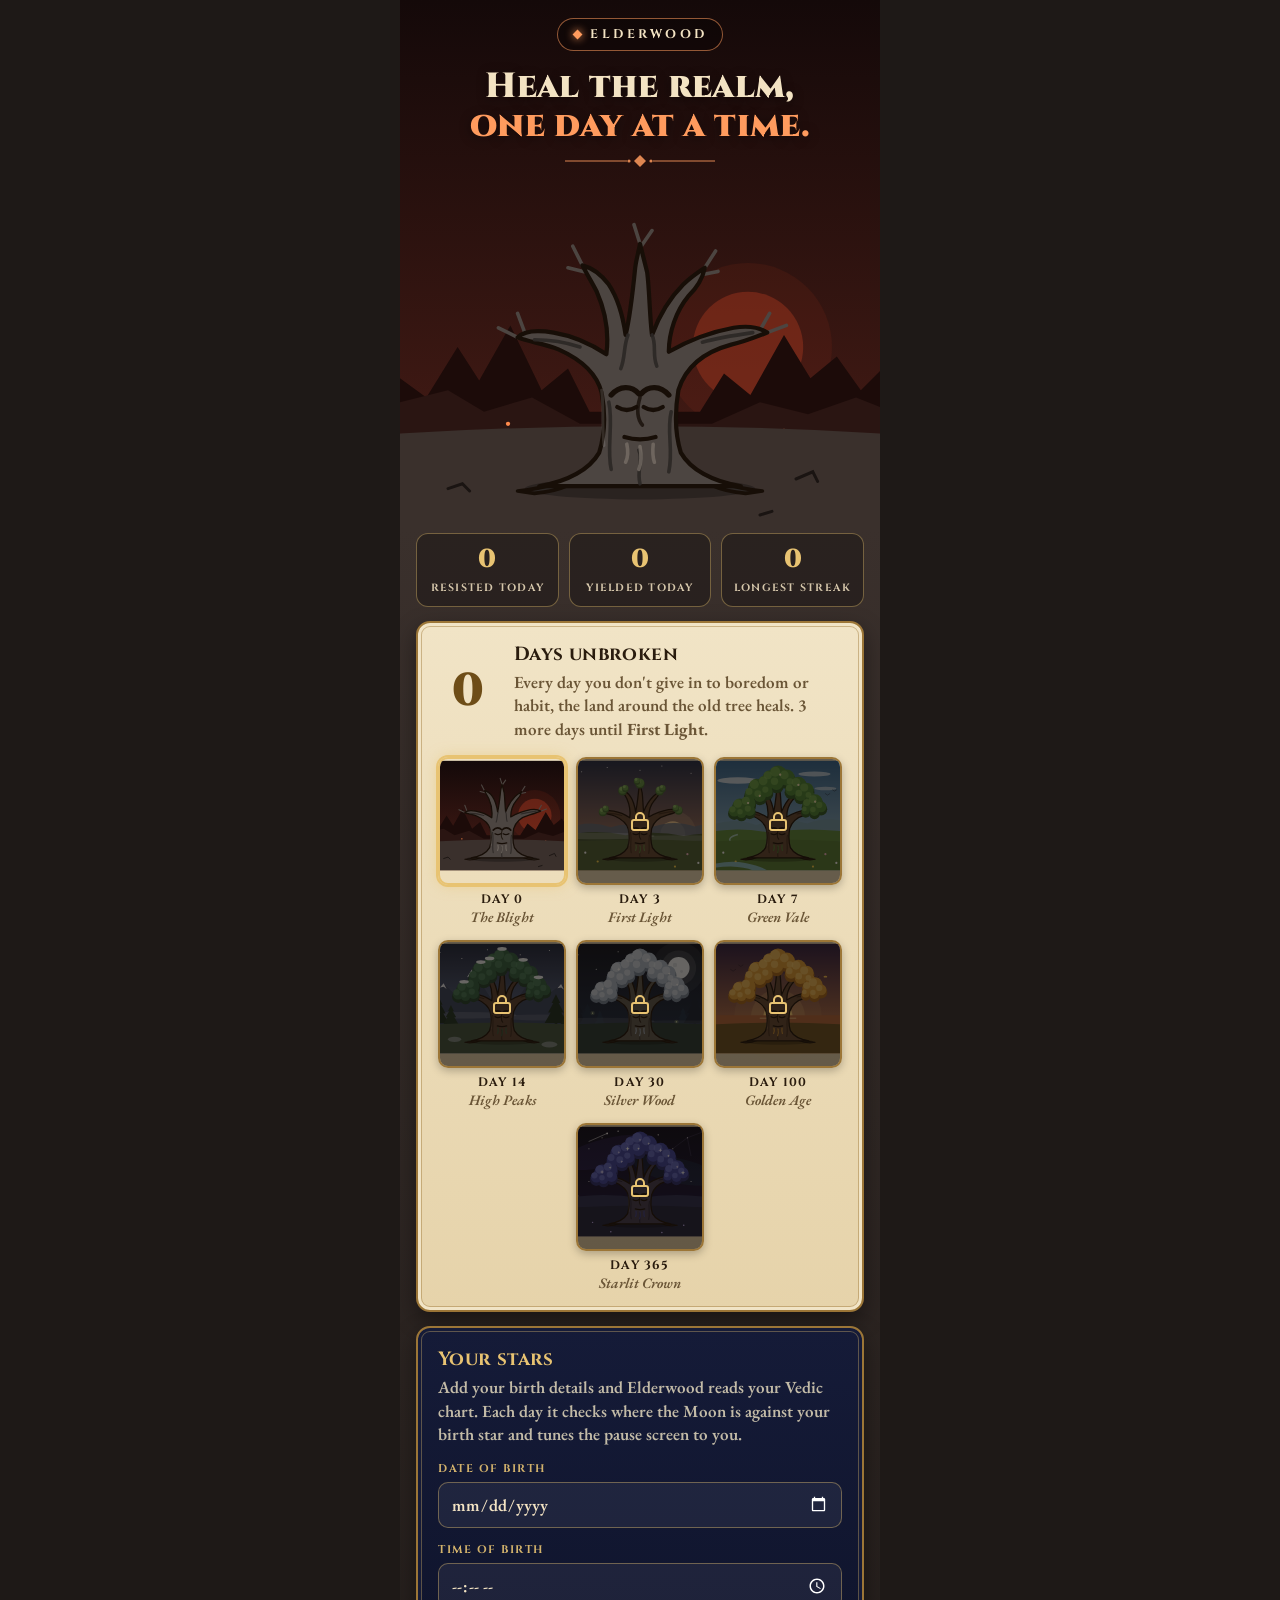
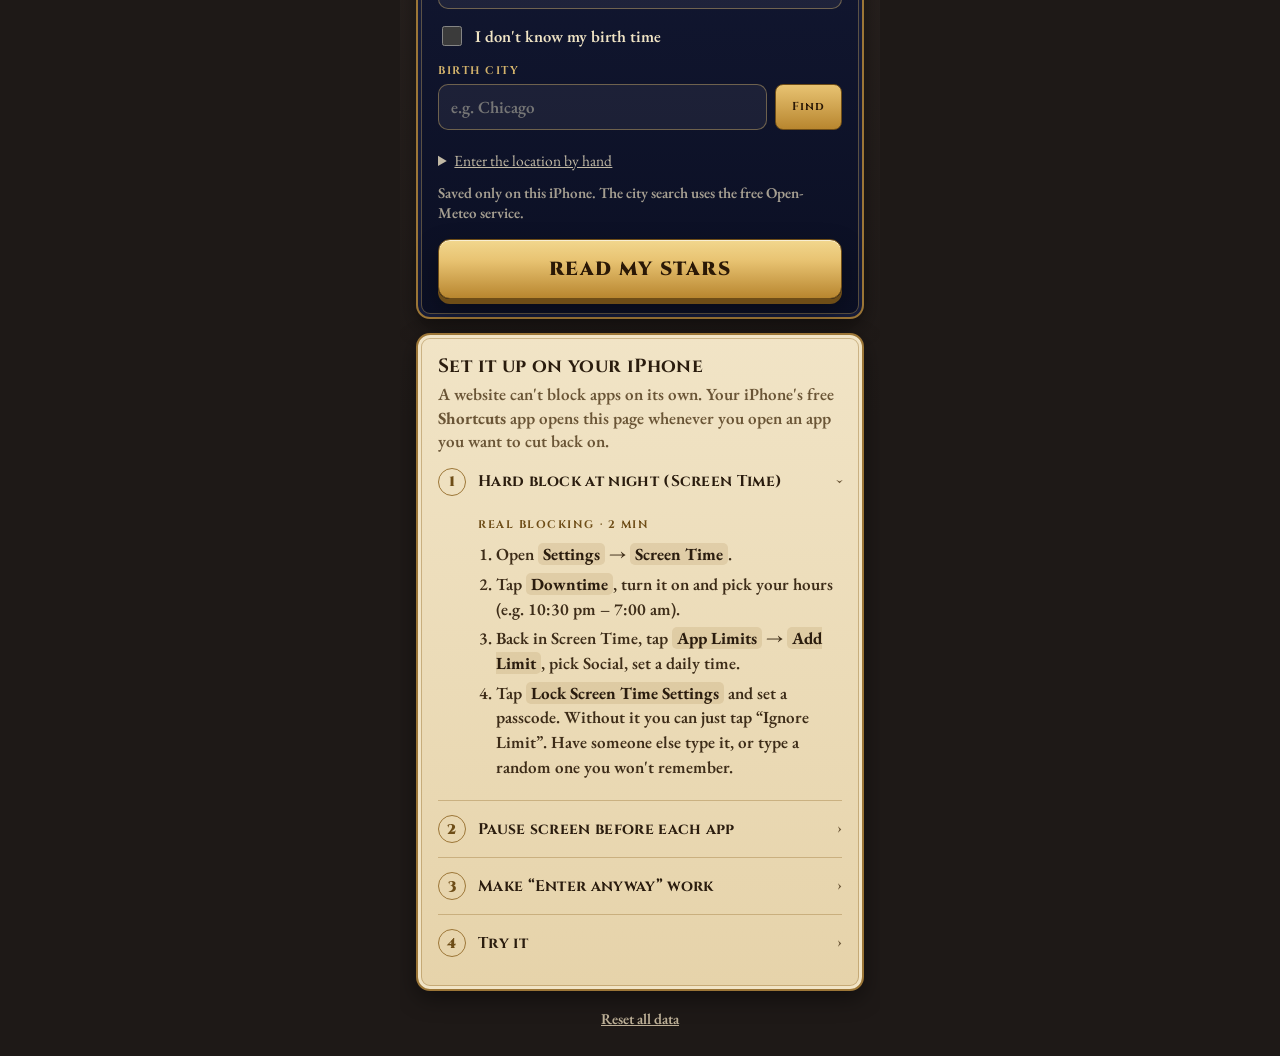
<file: pause/index.html>
<!doctype html>
<html lang="en">
<head>
<meta charset="utf-8">
<meta name="viewport" content="width=device-width, initial-scale=1, viewport-fit=cover">
<title>Elderwood</title>
<meta name="description" content="A pause before distracting apps. Every day you hold out, the realm around the old tree heals.">
<meta name="robots" content="noindex">
<meta name="theme-color" content="#140909">
<meta name="apple-mobile-web-app-capable" content="yes">
<meta name="apple-mobile-web-app-title" content="Elderwood">
<link rel="icon" href="data:image/svg+xml,%3Csvg xmlns='http://www.w3.org/2000/svg' viewBox='0 0 64 64'%3E%3Crect width='64' height='64' rx='14' fill='%23141a2e'/%3E%3Cpath d='M22 56c6-2 8-8 8-16 0-6-4-9-10-11 6 0 9 2 11 5 0-8-2-13-6-17 6 3 8 9 8 15 1-6 4-11 9-14-3 5-5 10-5 16 3-3 7-4 11-4-5 2-8 6-8 12 0 7 2 12 8 14z' fill='%23e8c372'/%3E%3C/svg%3E">
<link rel="preconnect" href="https://fonts.googleapis.com">
<link rel="preconnect" href="https://fonts.gstatic.com" crossorigin>
<link href="https://fonts.googleapis.com/css2?family=Cinzel:wght@600;700;900&family=EB+Garamond:wght@500;600;700&display=swap" rel="stylesheet">
<style>
  :root {
    --sky1: #140909; --sky2: #4a1d16;
    --ground1: #3a302c; --ground2: #1e1917;
    --ink-sky: #f3e3c3; --accent: #ff9b5e;
    --parch: #f1e4c6; --parch-2: #e6d3aa; --parch-ink: #2a1c0e; --parch-muted: #6a5536;
    --gold: #e8c372; --gold-2: #b8862f; --gold-deep: #6e4d17; --gold-line: #9c7637;
    --radius: 14px;
    --title: "Cinzel", "Trajan Pro", Georgia, serif;
    --body: "EB Garamond", Garamond, Georgia, serif;
  }
  * { box-sizing: border-box; }
  html, body { margin: 0; }
  body {
    font-family: var(--body);
    background: var(--ground2);
    color: var(--parch-ink);
    -webkit-font-smoothing: antialiased;
    -webkit-tap-highlight-color: transparent;
    min-height: 100svh;
  }
  .app { max-width: 480px; margin: 0 auto; min-height: 100svh; display: flex; flex-direction: column; overflow: hidden; }

  /* ---------- sky ---------- */
  .sky {
    background: linear-gradient(180deg, var(--sky1) 0%, var(--sky2) 100%);
    color: var(--ink-sky);
    padding: calc(18px + env(safe-area-inset-top)) 20px 0;
    text-align: center;
    position: relative;
  }
  .pill {
    display: inline-flex; align-items: center; gap: 9px;
    font-family: var(--title); font-weight: 700; font-size: 12.5px; letter-spacing: .28em; text-transform: uppercase;
    padding: 7px 14px 7px 16px; border-radius: 999px;
    background: rgba(0,0,0,.28); color: var(--ink-sky);
    border: 1px solid color-mix(in srgb, var(--accent) 55%, transparent);
  }
  .pill .gem { width: 7px; height: 7px; background: var(--accent); transform: rotate(45deg); box-shadow: 0 0 8px var(--accent); }
  h1 {
    margin: 16px 0 0; font-family: var(--title); font-weight: 900;
    font-size: clamp(27px, 7.6vw, 35px); line-height: 1.12; letter-spacing: .01em; text-wrap: balance;
    text-shadow: 0 2px 12px rgba(0,0,0,.45);
  }
  h1 .accent { color: var(--accent); }
  .orn { display: block; margin: 10px auto 0; width: 150px; height: 12px; color: var(--accent); opacity: .85; }

  .scene-wrap { position: relative; margin: 0 -20px; }
  .scene-wrap svg { display: block; width: 100%; height: auto; }
  .breath-label {
    position: absolute; left: 0; right: 0; top: 2%;
    font-family: var(--title); font-weight: 700; font-size: 18px; letter-spacing: .12em; text-transform: uppercase;
    color: var(--ink-sky); text-shadow: 0 2px 10px rgba(0,0,0,.6);
  }
  .breath-label b { display: block; font-size: 15px; font-weight: 600; letter-spacing: .1em; opacity: .8; margin-top: 2px; font-variant-numeric: tabular-nums; }

  .ring { transform-box: fill-box; transform-origin: center; transform: scale(.7); opacity: 0; }
  .breathing .ring { animation: breathe 10s ease-in-out forwards; }
  @keyframes breathe {
    0% { transform: scale(.7); opacity: 0; } 8% { opacity: 1; }
    50% { transform: scale(1.1); opacity: 1; } 92% { opacity: 1; }
    100% { transform: scale(.7); opacity: 0; }
  }
  .sway { animation: sway 7s ease-in-out infinite; transform-box: fill-box; transform-origin: 50% 100%; }
  @keyframes sway { 0%,100% { transform: rotate(-.8deg) } 50% { transform: rotate(.8deg) } }
  .cheer .glow-eye { animation: flare 1.4s ease-out 2; }
  @keyframes flare { 0%,100% { opacity: 1 } 40% { opacity: .3 } }
  .twinkle { animation: twinkle 2.8s ease-in-out infinite; }
  @keyframes twinkle { 0%,100% { opacity: .3 } 50% { opacity: 1 } }
  .rise { animation: rise 5s linear infinite; transform-box: fill-box; }
  @keyframes rise { 0% { transform: translateY(0); opacity: 0 } 15% { opacity: 1 } 100% { transform: translateY(-70px); opacity: 0 } }
  .drift { animation: drift 6s ease-in-out infinite; transform-box: fill-box; }
  @keyframes drift { 0%,100% { transform: translate(0,0) } 50% { transform: translate(8px,-10px) } }
  .fall { animation: fall 7s linear infinite; transform-box: fill-box; }
  @keyframes fall { 0% { transform: translate(0,-10px) rotate(0); opacity: 0 } 10% { opacity: 1 } 100% { transform: translate(-30px,90px) rotate(200deg); opacity: 0 } }

  /* ---------- ground ---------- */
  .ground {
    flex: 1;
    background: linear-gradient(180deg, var(--ground1) 0%, var(--ground2) 70%);
    padding: 6px 16px calc(28px + env(safe-area-inset-bottom));
    display: flex; flex-direction: column; gap: 14px;
  }
  .card {
    background: linear-gradient(180deg, var(--parch) 0%, var(--parch-2) 100%);
    border: 2px solid var(--gold-line); border-radius: var(--radius);
    box-shadow: inset 0 0 0 3px var(--parch), inset 0 0 0 4px rgba(156,118,55,.45), 0 8px 22px rgba(0,0,0,.4);
    padding: 18px 20px;
  }
  .card h2 { margin: 0 0 4px; font-family: var(--title); font-size: 19px; font-weight: 700; letter-spacing: .02em; }
  .card p { margin: 0; color: var(--parch-muted); font-weight: 600; font-size: 17px; line-height: 1.38; }

  .option {
    width: 100%; display: flex; align-items: center; gap: 14px; text-align: left;
    font: inherit; color: inherit; cursor: pointer;
    background: linear-gradient(180deg, var(--parch) 0%, var(--parch-2) 100%);
    border: 2px solid var(--gold-line); border-radius: var(--radius);
    box-shadow: inset 0 0 0 3px var(--parch), inset 0 0 0 4px rgba(156,118,55,.35), 0 6px 16px rgba(0,0,0,.35);
    padding: 13px 18px;
    transition: transform .12s, box-shadow .15s, border-color .15s;
  }
  .option:active { transform: translateY(2px); }
  .option[aria-checked="true"] {
    border-color: var(--gold);
    box-shadow: inset 0 0 0 3px var(--parch), inset 0 0 0 4px var(--gold-2), 0 0 0 3px rgba(232,195,114,.5), 0 6px 22px rgba(232,195,114,.35);
  }
  .gemradio { flex: none; width: 20px; height: 20px; margin: 0 4px; transform: rotate(45deg); border: 2px solid var(--gold-line); background: rgba(255,255,255,.4); display: grid; place-items: center; }
  .option[aria-checked="true"] .gemradio { border-color: var(--gold-deep); }
  .option[aria-checked="true"] .gemradio::after { content: ""; width: 10px; height: 10px; background: linear-gradient(135deg, #f7dc93, var(--gold-2)); box-shadow: 0 0 6px var(--gold); }
  .option b { display: block; font-family: var(--title); font-size: 16.5px; font-weight: 700; letter-spacing: .02em; }
  .option span.s { display: block; font-size: 16px; font-weight: 600; color: var(--parch-muted); margin-top: 1px; line-height: 1.3; }
  .options { display: flex; flex-direction: column; gap: 10px; }

  .btn {
    display: block; width: 100%; cursor: pointer; text-decoration: none; text-align: center;
    font-family: var(--title); font-weight: 900; font-size: 19px; letter-spacing: .08em; text-transform: uppercase;
    padding: 16px 20px; border-radius: 12px;
    background: linear-gradient(180deg, #f2d78e 0%, var(--gold) 35%, var(--gold-2) 100%);
    color: #2a1806; border: 1px solid var(--gold-deep);
    box-shadow: inset 0 1px 0 rgba(255,255,255,.6), 0 5px 0 var(--gold-deep), 0 10px 24px rgba(0,0,0,.35);
    transition: transform .1s, box-shadow .1s;
  }
  .btn:active { transform: translateY(4px); box-shadow: inset 0 1px 0 rgba(255,255,255,.6), 0 1px 0 var(--gold-deep); }
  .btn.ghost {
    background: rgba(0,0,0,.25); color: #f3e3b8; border: 1px solid rgba(232,195,114,.55);
    box-shadow: none; font-size: 13.5px; letter-spacing: .06em; padding: 13px 16px;
  }
  .btn.ghost:disabled { opacity: .45; cursor: default; }
  .btn.ghost.warn { color: #ffb48a; border-color: rgba(255,140,90,.55); }
  .fine { color: rgba(243,227,195,.9); text-align: center; font-weight: 600; font-size: 16.5px; margin: 0; line-height: 1.4; }
  .fine a { color: var(--gold); }
  .fine.smallcaps { font-family: var(--title); font-size: 12.5px; letter-spacing: .16em; text-transform: uppercase; }

  .hidden { display: none !important; }
  .fade-in { animation: fadeUp .5s ease-out both; }
  @keyframes fadeUp { from { opacity: 0; transform: translateY(10px) } to { opacity: 1; transform: none } }

  /* ---------- dashboard ---------- */
  .stats { display: grid; grid-template-columns: 1fr 1fr 1fr; gap: 10px; }
  .stat {
    background: rgba(0,0,0,.28); border: 1px solid rgba(232,195,114,.4); border-radius: 12px;
    padding: 12px 6px 10px; text-align: center; color: #f3e3c3;
  }
  .stat b { display: block; font-family: var(--title); font-size: 26px; font-weight: 900; line-height: 1.1; color: var(--gold); font-variant-numeric: tabular-nums; }
  .stat span { font-family: var(--title); font-size: 10.5px; font-weight: 700; letter-spacing: .12em; text-transform: uppercase; opacity: .85; }
  .streak-card { display: flex; align-items: center; gap: 16px; }
  .streak-num { flex: none; font-family: var(--title); font-size: 46px; font-weight: 900; line-height: 1; color: var(--gold-deep); font-variant-numeric: tabular-nums; min-width: 60px; text-align: center; }

  .themes { display: flex; flex-wrap: wrap; justify-content: center; gap: 14px 10px; margin-top: 16px; }
  .theme { text-align: center; width: calc((100% - 20px) / 3); }
  .theme .thumb { position: relative; border-radius: 10px; overflow: hidden; aspect-ratio: 1; border: 2px solid var(--gold-line); box-shadow: 0 3px 8px rgba(0,0,0,.25); }
  .theme .thumb > svg { width: 100%; height: 100%; display: block; }
  .theme.locked .thumb::after { content: ""; position: absolute; inset: 0; background: rgba(20,14,8,.62); }
  .theme .lock { position: absolute; inset: 0; display: grid; place-items: center; z-index: 1; }
  .theme .thumb .lock svg { width: 24px; height: 24px; }
  .theme.current .thumb { border-color: var(--gold); box-shadow: 0 0 0 2px var(--gold), 0 0 14px rgba(232,195,114,.6); }
  .theme small { display: block; margin-top: 6px; font-family: var(--title); font-weight: 700; font-size: 12px; letter-spacing: .1em; text-transform: uppercase; }
  .theme small i { font-family: var(--body); text-transform: none; letter-spacing: 0; font-style: italic; display: block; font-weight: 600; font-size: 14.5px; color: var(--parch-muted); }

  details.step { border-top: 1px solid rgba(156,118,55,.4); }
  details.step:first-of-type { border-top: 0; }
  details.step summary {
    list-style: none; cursor: pointer; padding: 14px 0; display: flex; align-items: center; gap: 12px;
    font-family: var(--title); font-weight: 700; font-size: 15.5px; letter-spacing: .02em;
  }
  details.step summary::-webkit-details-marker { display: none; }
  .num { flex: none; width: 28px; height: 28px; border-radius: 50%; border: 1.5px solid var(--gold-line); color: var(--gold-deep); display: grid; place-items: center; font-family: var(--title); font-weight: 900; font-size: 14px; }
  .chev { margin-left: auto; transition: transform .2s; color: var(--parch-muted); }
  details[open] .chev { transform: rotate(90deg); }
  .step-body { padding: 0 0 16px 40px; font-weight: 600; font-size: 17px; color: #3d2c18; line-height: 1.45; }
  .step-body ol { margin: 6px 0 0; padding-left: 18px; }
  .step-body li { margin: 5px 0; }
  .step-body em { font-style: normal; background: rgba(156,118,55,.16); border-radius: 5px; padding: 0 5px; color: var(--parch-ink); font-weight: 700; }
  .step-body .tag { display: inline-block; font-family: var(--title); font-size: 11px; font-weight: 700; text-transform: uppercase; letter-spacing: .14em; color: var(--gold-deep); margin-bottom: 4px; }
  .note { margin-top: 10px; background: rgba(156,118,55,.14); border-left: 3px solid var(--gold-line); border-radius: 6px; padding: 8px 12px; color: #4e3a1e; font-size: 16px; }

  .links { display: flex; flex-direction: column; gap: 8px; margin-top: 10px; }
  .link-row { display: flex; align-items: center; gap: 8px; background: rgba(156,118,55,.12); border-radius: 10px; padding: 7px 7px 7px 12px; }
  .link-row strong { font-family: var(--title); font-size: 13px; font-weight: 700; min-width: 82px; }
  .link-row code { flex: 1; min-width: 0; font-size: 12px; color: var(--parch-muted); overflow: hidden; text-overflow: ellipsis; white-space: nowrap; font-family: ui-monospace, Menlo, monospace; }
  .copy { flex: none; border: 1px solid var(--gold-deep); border-radius: 8px; background: linear-gradient(180deg, var(--gold), var(--gold-2)); color: #2a1806; font-family: var(--title); font-weight: 700; font-size: 11.5px; letter-spacing: .08em; padding: 7px 11px; cursor: pointer; }
  .copy.done { background: #3f7a3a; color: #fff; border-color: #24481f; }
  .textlink { background: none; border: 0; padding: 0; font: inherit; font-weight: 600; color: rgba(243,227,195,.75); text-decoration: underline; cursor: pointer; font-size: 15px; }
  .footer-links { display: flex; justify-content: center; gap: 22px; margin-top: 4px; }

  /* ---------- your stars ---------- */
  .card.night {
    background: linear-gradient(180deg, #151b38 0%, #0b0f23 100%); color: #efe3c4; color-scheme: dark;
    box-shadow: inset 0 0 0 3px #151b38, inset 0 0 0 4px rgba(232,195,114,.35), 0 8px 22px rgba(0,0,0,.4);
  }
  .card.night h2 { color: var(--gold); }
  .card.night p.lede { color: rgba(239,227,196,.8); }
  .night .grid { display: grid; grid-template-columns: 1fr 1fr; gap: 10px; margin-top: 14px; }
  .night .cell { border: 1px solid rgba(232,195,114,.3); border-radius: 10px; padding: 10px 12px; background: rgba(255,255,255,.03); }
  .night .cell span, .night .period span { display: block; font-family: var(--title); font-size: 10.5px; font-weight: 700; letter-spacing: .16em; text-transform: uppercase; color: rgba(232,195,114,.85); }
  .night .cell b { display: block; font-family: var(--title); font-size: 18px; font-weight: 700; margin-top: 2px; }
  .night .cell i, .night .period i { display: block; font-style: normal; font-size: 15.5px; color: rgba(239,227,196,.78); line-height: 1.3; margin-top: 2px; }
  .night .period { margin-top: 14px; border-top: 1px solid rgba(232,195,114,.25); padding-top: 12px; }
  .night .period b { display: block; font-family: var(--title); font-size: 15.5px; font-weight: 700; margin-top: 3px; line-height: 1.3; }
  .night .period.hard b { color: #ffb48a; }
  .night label { display: block; font-family: var(--title); font-size: 11px; font-weight: 700; letter-spacing: .14em; text-transform: uppercase; color: rgba(232,195,114,.9); margin-top: 14px; }
  .night input[type=date], .night input[type=time], .night input[type=text] {
    display: block; width: 100%; margin-top: 6px; min-height: 46px;
    font-family: var(--body); font-size: 17px; font-weight: 600; letter-spacing: 0; text-transform: none; color: #f3e3c3;
    background: rgba(255,255,255,.06); border: 1px solid rgba(232,195,114,.4); border-radius: 10px; padding: 10px 12px; -webkit-appearance: none; appearance: none;
  }
  .night label.check { display: flex; align-items: center; gap: 10px; font-family: var(--body); font-size: 16.5px; font-weight: 600; letter-spacing: 0; text-transform: none; color: #efe3c4; }
  .night label.check input { width: 20px; height: 20px; accent-color: var(--gold); }
  .night .row { display: flex; gap: 8px; margin-top: 6px; }
  .night .row input { margin-top: 0; flex: 1; min-width: 0; }
  .night .row .copy { padding: 0 16px; }
  .night .row3 { display: grid; grid-template-columns: 1fr 1fr 1fr; gap: 8px; }
  .results { display: flex; flex-direction: column; gap: 6px; margin-top: 8px; }
  .results button { text-align: left; font: inherit; font-size: 16px; font-weight: 600; color: #efe3c4; background: rgba(255,255,255,.05); border: 1px solid rgba(232,195,114,.3); border-radius: 10px; padding: 9px 12px; cursor: pointer; }
  .results button.on { border-color: var(--gold); background: rgba(232,195,114,.16); }
  .night .mini { font-size: 15px; color: rgba(239,227,196,.68); margin: 12px 0 0; line-height: 1.35; }
  .night .mini.err { color: #ffb48a; }
  .night details.manual summary { cursor: pointer; margin-top: 12px; font-size: 15.5px; color: rgba(239,227,196,.8); text-decoration: underline; }
  .night .btn { margin-top: 16px; }
  .textlink.gold { color: var(--gold); margin-top: 14px; display: inline-block; }
  .star-note { display: flex; gap: 12px; align-items: flex-start; text-align: left; background: rgba(8,10,26,.5); border: 1px solid rgba(232,195,114,.38); border-radius: 12px; padding: 12px 14px; color: #efe3c4; }
  .star-note svg { flex: none; width: 22px; height: 22px; margin-top: 1px; color: var(--gold); }
  .star-note b { display: block; font-family: var(--title); font-size: 13px; font-weight: 700; letter-spacing: .1em; text-transform: uppercase; color: var(--gold); }
  .star-note span { display: block; font-size: 16.5px; font-weight: 600; line-height: 1.35; margin-top: 2px; }
  .star-note.hard { border-color: rgba(255,150,100,.55); }
  .star-note.hard b, .star-note.hard svg { color: #ffb48a; }

  @media (prefers-reduced-motion: reduce) {
    .sway, .twinkle, .rise, .drift, .fall, .cheer .glow-eye { animation: none; }
    .rise, .fall { opacity: 0; }
    .breathing .ring { animation-duration: .01s; }
    .fade-in { animation: none; }
  }
</style>
</head>
<body>
<div class="app" id="app">
  <section class="sky">
    <span class="pill"><span class="gem"></span><span id="pill-text">Elderwood</span></span>
    <h1 id="title"></h1>
    <svg class="orn" viewBox="0 0 150 12" aria-hidden="true"><path d="M0 6 H62 M88 6 H150" stroke="currentColor" stroke-width="1"/><path d="M75 0 L81 6 L75 12 L69 6Z" fill="currentColor"/><circle cx="64" cy="6" r="1.6" fill="currentColor"/><circle cx="86" cy="6" r="1.6" fill="currentColor"/></svg>
    <div class="scene-wrap" id="scene-wrap">
      <div class="breath-label hidden" id="breath-label" aria-live="polite"></div>
      <div id="scene"></div>
    </div>
  </section>
  <section class="ground" id="ground"></section>
</div>

<script>
(function () {
  "use strict";

  /* ---------- config ---------- */
  var THEMES = [
    { key: "blight",  name: "The Blight",    day: 0,   sky: ["#140909", "#4a1d16"], ground: ["#3a302c", "#1e1917"], ink: "#f3e3c3", accent: "#ff9b5e", bark: ["#4c4541", "#2c2725"], leaf: null },
    { key: "dawn",    name: "First Light",   day: 3,   sky: ["#1f2a48", "#c98c6c"], ground: ["#4a5f36", "#26331c"], ink: "#f6ead0", accent: "#ffd08a", bark: ["#5e4432", "#3a281b"], leaf: ["#3f6a30", "#5f9045", "#9cc871"] },
    { key: "vale",    name: "Green Vale",    day: 7,   sky: ["#2f6696", "#a9cbd9"], ground: ["#527b35", "#2a4419"], ink: "#ffffff", accent: "#fff0b0", bark: ["#5e4432", "#3a281b"], leaf: ["#2a5626", "#478536", "#80b957"] },
    { key: "peaks",   name: "High Peaks",    day: 14,  sky: ["#18233e", "#7489b0"], ground: ["#3d5340", "#1d2b22"], ink: "#ffffff", accent: "#e8c372", bark: ["#584033", "#35261c"], leaf: ["#1d3f2d", "#2d5f42", "#538c66"] },
    { key: "silver",  name: "Silver Wood",   day: 30,  sky: ["#060d1c", "#1a2d4b"], ground: ["#213834", "#0d1b18"], ink: "#ffffff", accent: "#dfe9f4", bark: ["#5a5650", "#33302c"], leaf: ["#71839a", "#a9b9cb", "#eaf1f8"] },
    { key: "golden",  name: "Golden Age",    day: 100, sky: ["#2a1a43", "#e38e4c"], ground: ["#6a5022", "#33270e"], ink: "#ffffff", accent: "#ffd36b", bark: ["#5e4432", "#3a281b"], leaf: ["#a8681a", "#df9c34", "#ffd679"] },
    { key: "starlit", name: "Starlit Crown", day: 365, sky: ["#04061a", "#181244"], ground: ["#1a1f3e", "#090c20"], ink: "#ffffff", accent: "#c9b8ff", bark: ["#3f3a52", "#221f33"], leaf: ["#25296e", "#3a42a0", "#7a84e2"] }
  ];
  var APPS = {
    tiktok:    { name: "TikTok",    url: "tiktok://" },
    instagram: { name: "Instagram", url: "instagram://" },
    youtube:   { name: "YouTube",   url: "youtube://" },
    x:         { name: "X",         url: "twitter://" },
    snapchat:  { name: "Snapchat",  url: "snapchat://" },
    reddit:    { name: "Reddit",    url: "reddit://" },
    facebook:  { name: "Facebook",  url: "fb://" }
  };
  var REASONS = [
    { key: "bored", label: "Idle boredom",         sub: "The scroll won't cure it.",                        breaks: true },
    { key: "habit", label: "Old habit",            sub: "Your hand moved before your mind did.",            breaks: true },
    { key: "need",  label: "A true errand",        sub: "A message, work, a search. Your streak is safe.",  breaks: false },
    { key: "want",  label: "The craving to watch", sub: "So be it, but the blight returns.",                breaks: true }
  ];
  var BREATH_SECONDS = 10;
  var LET_ME_IN = "Let Me In";
  var STORE_KEY = "elderwood.v1";

  /* ASTRO START */
  var Astro = (function () {
    var R = Math.PI / 180;
    function norm(a) { a %= 360; return a < 0 ? a + 360 : a; }
    function jd(ms) { return ms / 864e5 + 2440587.5; }
    function T(j) { return (j - 2451545) / 36525; }

    function sun(j) {
      var t = T(j);
      var L0 = 280.46646 + 36000.76983 * t + 0.0003032 * t * t;
      var M = (357.52911 + 35999.05029 * t - 0.0001537 * t * t) * R;
      var C = (1.914602 - 0.004817 * t - 0.000014 * t * t) * Math.sin(M) + (0.019993 - 0.000101 * t) * Math.sin(2 * M) + 0.000289 * Math.sin(3 * M);
      return norm(L0 + C - 0.00569);
    }

    // Meeus, Astronomical Algorithms ch. 47 (main periodic terms). [D, M, M', F, coefficient in 1e-6 deg]
    var MT = [[0,0,1,0,6288774],[2,0,-1,0,1274027],[2,0,0,0,658314],[0,0,2,0,213618],[0,1,0,0,-185116],[0,0,0,2,-114332],
      [2,0,-2,0,58793],[2,-1,-1,0,57066],[2,0,1,0,53322],[2,-1,0,0,45758],[0,1,-1,0,-40923],[1,0,0,0,-34720],[0,1,1,0,-30383],
      [2,0,0,-2,15327],[0,0,1,2,-12528],[0,0,1,-2,10980],[4,0,-1,0,10675],[0,0,3,0,10034],[4,0,-2,0,8548],[2,1,-1,0,-7888],
      [2,1,0,0,-6766],[1,0,-1,0,-5163],[1,1,0,0,4987],[2,-1,1,0,4036],[2,0,2,0,3994],[4,0,0,0,3861],[2,0,-3,0,3665],
      [0,1,-2,0,-2689],[2,0,-1,2,-2602],[2,-1,-2,0,2390],[1,0,1,0,-2348],[2,-2,0,0,2236],[0,1,2,0,-2120],[0,2,0,0,-2069],
      [2,-2,-1,0,2048],[2,0,1,-2,-1773],[2,0,0,2,-1595],[4,-1,-1,0,1215],[0,0,2,2,-1110],[3,0,-1,0,-892],[2,1,1,0,-810],
      [4,-1,-2,0,759],[0,2,-1,0,-713],[2,2,-1,0,-700],[2,1,-2,0,691],[2,-1,0,-2,596],[4,0,1,0,549],[0,0,4,0,537],[4,-1,0,0,520]];
    function moon(j) {
      var t = T(j), t2 = t * t, t3 = t2 * t, t4 = t3 * t;
      var Lp = 218.3164477 + 481267.88123421 * t - 0.0015786 * t2 + t3 / 538841 - t4 / 65194000;
      var D = 297.8501921 + 445267.1114034 * t - 0.0018819 * t2 + t3 / 545868 - t4 / 113065000;
      var M = 357.5291092 + 35999.0502909 * t - 0.0001536 * t2 + t3 / 24490000;
      var Mp = 134.9633964 + 477198.8675055 * t + 0.0087414 * t2 + t3 / 69699 - t4 / 14712000;
      var F = 93.2720950 + 483202.0175233 * t - 0.0036539 * t2 - t3 / 3526000 + t4 / 863310000;
      var E = 1 - 0.002516 * t - 0.0000074 * t2;
      var s = 0;
      for (var i = 0; i < MT.length; i++) {
        var m = MT[i], arg = (m[0] * D + m[1] * M + m[2] * Mp + m[3] * F) * R;
        s += m[4] * Math.sin(arg) * (Math.abs(m[1]) === 1 ? E : Math.abs(m[1]) === 2 ? E * E : 1);
      }
      var A1 = (119.75 + 131.849 * t) * R, A2 = (53.09 + 479264.290 * t) * R;
      s += 3958 * Math.sin(A1) + 1962 * Math.sin((Lp - F) * R) + 318 * Math.sin(A2);
      return norm(Lp + s / 1e6);
    }

    // Lahiri (Chitrapaksha) ayanamsa, linear fit around J2000.
    function ayanamsa(j) { return 23.857092 + 0.0139697 * (j - 2451545) / 365.25; }

    function ascendant(j, lat, lon) {
      var t = T(j);
      var gmst = 280.46061837 + 360.98564736629 * (j - 2451545) + 0.000387933 * t * t - t * t * t / 38710000;
      var ramc = norm(gmst + lon) * R;
      var eps = (23.439291 - 0.0130042 * t) * R;
      return norm(Math.atan2(Math.cos(ramc), -(Math.sin(ramc) * Math.cos(eps) + Math.tan(lat * R) * Math.sin(eps))) / R);
    }

    var SIGNS = ["Aries","Taurus","Gemini","Cancer","Leo","Virgo","Libra","Scorpio","Sagittarius","Capricorn","Aquarius","Pisces"];
    var RASHI = ["Mesha","Vrishabha","Mithuna","Karka","Simha","Kanya","Tula","Vrishchika","Dhanu","Makara","Kumbha","Meena"];
    var NAKS = ["Ashwini","Bharani","Krittika","Rohini","Mrigashira","Ardra","Punarvasu","Pushya","Ashlesha","Magha","Purva Phalguni",
      "Uttara Phalguni","Hasta","Chitra","Swati","Vishakha","Anuradha","Jyeshtha","Mula","Purva Ashadha","Uttara Ashadha","Shravana",
      "Dhanishta","Shatabhisha","Purva Bhadrapada","Uttara Bhadrapada","Revati"];
    var LORDS = ["Ketu","Venus","Sun","Moon","Mars","Rahu","Jupiter","Saturn","Mercury"];
    var YEARS = [7, 20, 6, 10, 7, 18, 16, 19, 17];
    var NAK = 360 / 27;
    var YEAR_MS = 365.256 * 864e5;

    // Delta T (seconds), NASA polynomial fits; Meeus moon/sun theory runs on Terrestrial Time.
    function deltaT(j) {
      var y = 2000 + (j - 2451545) / 365.25, t;
      if (y >= 2005 && y < 2050) { t = y - 2000; return 62.92 + 0.32217 * t + 0.005589 * t * t; }
      if (y >= 1986 && y < 2005) { t = y - 2000; return 63.86 + 0.3345 * t - 0.060374 * t * t + 0.0017275 * t * t * t + 0.000651814 * t * t * t * t + 0.00002373599 * t * t * t * t * t; }
      if (y >= 1961 && y < 1986) { t = y - 1975; return 45.45 + 1.067 * t - t * t / 260 - t * t * t / 718; }
      if (y >= 1941 && y < 1961) { t = y - 1950; return 29.07 + 0.407 * t - t * t / 233 + t * t * t / 2547; }
      return 69;
    }
    function tt(j) { return j + deltaT(j) / 86400; }
    function sidereal(lon, j) { return norm(lon - ayanamsa(j)); }
    function sign(l) { var i = Math.floor(l / 30); return { i: i, name: SIGNS[i], rashi: RASHI[i], deg: l - i * 30 }; }
    function nak(l) { var i = Math.floor(l / NAK); return { i: i, name: NAKS[i], pada: Math.floor((l - i * NAK) / (NAK / 4)) + 1, lord: LORDS[i % 9] }; }

    function chart(utcMs, lat, lon, hasTime) {
      var j = jd(utcMs);
      var m = sidereal(moon(tt(j)), j), su = sidereal(sun(tt(j)), j);
      var c = { moon: m, sun: su, moonSign: sign(m), sunSign: sign(su), nak: nak(m), utcMs: utcMs };
      if (hasTime && lat != null && lon != null) { c.asc = sidereal(ascendant(j, lat, lon), j); c.ascSign = sign(c.asc); }
      return c;
    }

    // Vimshottari dasha: returns current maha and antar periods at time `atMs`.
    function dasha(c, atMs) {
      var n = nak(c.moon), start = n.i % 9;
      var elapsed = (c.moon - n.i * NAK) / NAK;
      var mdStart = c.utcMs - elapsed * YEARS[start] * YEAR_MS;
      for (var k = 0; k < 18; k++) {
        var li = (start + k) % 9, mdEnd = mdStart + YEARS[li] * YEAR_MS;
        if (atMs < mdEnd) {
          var adStart = mdStart;
          for (var a = 0; a < 9; a++) {
            var ai = (li + a) % 9, adEnd = adStart + YEARS[li] * YEARS[ai] / 120 * YEAR_MS;
            if (atMs < adEnd) return { maha: LORDS[li], mahaStart: mdStart, mahaEnd: mdEnd, antar: LORDS[ai], antarStart: adStart, antarEnd: adEnd };
            adStart = adEnd;
          }
        }
        mdStart = mdEnd;
      }
      return null;
    }

    // Tara Bala: today's Moon star counted from the birth star.
    var TARAS = [
      { name: "Janma",       good: null,  msg: "The Moon returns to your birth star. Feelings run strong today, so guard your attention." },
      { name: "Sampat",      good: true,  msg: "A day of gain. Spend your hours on work that grows." },
      { name: "Vipat",       good: false, msg: "A day of obstacles. Distraction hits harder today. Hold the line." },
      { name: "Kshema",      good: true,  msg: "A day of well-being. Rest well and scroll less." },
      { name: "Pratyari",    good: false, msg: "A day of resistance. The pull is stronger today, so turn back early." },
      { name: "Sadhaka",     good: true,  msg: "A day of achievement. A good day to finish an edit." },
      { name: "Naidhana",    good: false, msg: "The hardest star of your cycle. Keep the day simple and the phone down." },
      { name: "Mitra",       good: true,  msg: "A friendly star. Good for people, not feeds." },
      { name: "Parama Mitra", good: true, msg: "Your best star of the cycle. Make something you're proud of." }
    ];
    function today(birthNak, atMs) {
      var j = jd(atMs), m = sidereal(moon(tt(j)), j), n = nak(m);
      var count = ((n.i - birthNak + 27) % 27) + 1;
      var t = TARAS[(count - 1) % 9];
      return { nak: n, sign: sign(m), count: count, tara: t };
    }

    // Local birth time in an IANA zone (or fixed offset in minutes) -> UTC ms.
    function tzOffsetMin(tz, ms) {
      var f = new Intl.DateTimeFormat("en-US", { timeZone: tz, hourCycle: "h23", year: "numeric", month: "2-digit", day: "2-digit", hour: "2-digit", minute: "2-digit", second: "2-digit" });
      var p = {};
      f.formatToParts(new Date(ms)).forEach(function (x) { p[x.type] = x.value; });
      return (Date.UTC(+p.year, +p.month - 1, +p.day, +p.hour % 24, +p.minute, +p.second) - ms) / 6e4;
    }
    function toUtc(dateStr, timeStr, tz, fixedOffsetMin) {
      var d = dateStr.split("-").map(Number), t = (timeStr || "12:00").split(":").map(Number);
      var asUtc = Date.UTC(d[0], d[1] - 1, d[2], t[0], t[1] || 0);
      if (fixedOffsetMin != null && !isNaN(fixedOffsetMin)) return asUtc - fixedOffsetMin * 6e4;
      var off = tzOffsetMin(tz, asUtc);
      off = tzOffsetMin(tz, asUtc - off * 6e4);
      return asUtc - off * 6e4;
    }

    return { chart: chart, dasha: dasha, today: today, toUtc: toUtc, sign: sign, nak: nak, TARAS: TARAS };
  })();
  /* ASTRO END */

  /* ---------- storage ---------- */
  function today(d) {
    d = d || new Date();
    return d.getFullYear() + "-" + String(d.getMonth() + 1).padStart(2, "0") + "-" + String(d.getDate()).padStart(2, "0");
  }
  function daysBetween(a, b) {
    var x = a.split("-").map(Number), y = b.split("-").map(Number);
    return Math.round((Date.UTC(y[0], y[1] - 1, y[2]) - Date.UTC(x[0], x[1] - 1, x[2])) / 864e5);
  }
  function load() {
    try {
      var s = JSON.parse(localStorage.getItem(STORE_KEY));
      if (s && s.log && s.startedAt) return s;
    } catch (e) {}
    return { startedAt: today(), lastSlip: null, best: 0, log: {} };
  }
  function save() {
    try {
      var keys = Object.keys(state.log).sort();
      while (keys.length > 90) delete state.log[keys.shift()];
      localStorage.setItem(STORE_KEY, JSON.stringify(state));
    } catch (e) {}
  }
  function streak() { return Math.max(0, daysBetween(state.lastSlip || state.startedAt, today())); }
  function dayLog() {
    var k = today();
    if (!state.log[k]) state.log[k] = { attempts: 0, pass: 0, slip: 0, needed: 0, apps: {} };
    return state.log[k];
  }
  function themeIndex(days) { var i = 0; THEMES.forEach(function (t, k) { if (days >= t.day) i = k; }); return i; }

  var state = load();
  state.best = Math.max(state.best || 0, streak());
  save();

  /* ---------- your stars ---------- */
  var NAK_SYMBOL = ["a horse's head","the womb","a flame","a chariot","a deer's head","a teardrop","a quiver of arrows","a cow's udder",
    "a coiled serpent","a royal throne","the front of a bed","the back of a bed","an open hand","a bright jewel","a sprout in the wind",
    "a triumphal arch","a lotus","a protective amulet","a bundle of roots","a winnowing fan","an elephant's tusk","an ear","a drum",
    "an empty circle","a sword","the twins","a fish"];
  var MOON_SVG = '<svg viewBox="0 0 24 24" aria-hidden="true"><path d="M20 14.5A8.5 8.5 0 0 1 9.5 4a8.5 8.5 0 1 0 10.5 10.5z" fill="currentColor"/></svg>';
  var CHART = null, TODAY = null, editingBirth = false;
  function initStars() {
    var m = /^#birth=(.+)$/.exec(location.hash || "");
    if (m) {
      // Private setup link: #birth=YYYY-MM-DDTHH:MM|utcOffsetMinutes|lat|lon|place
      var p = decodeURIComponent(m[1]).split("|"), dt = p[0].split("T");
      state.birth = { date: dt[0], time: dt[1] || "12:00", hasTime: !!dt[1], offset: Number(p[1]), tz: null, lat: Number(p[2]), lon: Number(p[3]), place: p[4] || "" };
      save();
      try { history.replaceState(null, "", location.pathname + location.search); } catch (e) {}
    }
    CHART = null; TODAY = null;
    var b = state.birth;
    if (!b || !b.date) return;
    try {
      var utc = Astro.toUtc(b.date, b.hasTime ? b.time : "12:00", b.tz, b.tz ? null : b.offset);
      if (isNaN(utc)) return;
      CHART = Astro.chart(utc, b.lat, b.lon, b.hasTime && b.lat != null && !isNaN(b.lat));
      TODAY = Astro.today(CHART.nak.i, Date.now());
    } catch (e) { CHART = null; TODAY = null; }
  }
  initStars();
  window.addEventListener("hashchange", function () { if (/^#birth=/.test(location.hash)) location.reload(); });
  function fmtDate(ms) { return new Date(ms).toLocaleDateString("en-US", { day: "numeric", month: "short", year: "numeric" }); }
  function starNote(full) {
    if (!TODAY) return "";
    var t = TODAY.tara, hard = t.good === false;
    return '<div class="star-note fade-in' + (hard ? " hard" : "") + '">' + MOON_SVG + "<div><b>" + esc(t.name) + " day for you</b><span>Moon in " + esc(TODAY.nak.name) +
      (full ? ". " + esc(t.msg) + (hard ? " Your breath is longer today." : "") : "") + "</span></div></div>";
  }

  /* ---------- drawing ---------- */
  var uid = 0;
  var DARK = "#170e07";

  function stars(list, color) {
    return list.map(function (s, i) {
      return '<circle class="twinkle" style="animation-delay:' + (i * .27).toFixed(2) + 's" cx="' + s[0] + '" cy="' + s[1] + '" r="' + (s[2] || 1.4) + '" fill="' + (color || "#fff") + '"/>';
    }).join("");
  }
  function sparkle(x, y, s, c) {
    return '<path class="twinkle" d="M' + x + ' ' + (y - s) + ' Q' + x + ' ' + y + ' ' + (x + s) + ' ' + y + ' Q' + x + ' ' + y + ' ' + x + ' ' + (y + s) + ' Q' + x + ' ' + y + ' ' + (x - s) + ' ' + y + ' Q' + x + ' ' + y + ' ' + x + ' ' + (y - s) + 'Z" fill="' + (c || "#fff") + '"/>';
  }
  function mist(y, o) {
    return '<ellipse cx="90" cy="' + y + '" rx="150" ry="9" fill="#fff" opacity="' + o + '"/><ellipse cx="320" cy="' + (y + 6) + '" rx="140" ry="8" fill="#fff" opacity="' + (o * .8) + '"/>';
  }
  function pine(x, y, s, c) {
    return '<path transform="translate(' + x + ' ' + y + ') scale(' + s + ')" d="M0 -70 L10 -50 L6 -50 L18 -28 L12 -28 L26 -4 L-26 -4 L-12 -28 L-18 -28 L-6 -50 L-10 -50Z M-3 -4 h6 v8 h-6z" fill="' + c + '"/>';
  }

  /* The old tree: a gnarled trunk with a face in its bark. */
  var TRUNK = "M116 266 C140 262 158 252 166 238 C171 222 171 204 168 188 C164 172 150 160 132 152 C120 147 108 146 98 142 " +
    "C104 136 116 136 128 138 C146 141 160 148 172 156 C174 140 172 122 164 104 C160 96 156 90 152 82 C160 84 168 90 174 98 " +
    "C182 110 186 126 188 140 C192 124 194 104 196 84 C197 76 199 70 200 64 C202 72 204 80 206 88 C208 104 208 124 210 140 " +
    "C216 124 224 110 236 98 C242 92 248 88 254 84 C252 94 246 102 240 108 C230 120 224 138 224 154 C238 146 256 138 278 134 " +
    "C290 132 300 134 306 138 C296 142 286 146 276 148 C254 154 238 166 232 186 C229 204 229 222 234 238 C242 252 260 262 284 266Z";
  var CANOPY = [
    [80,138,17],[96,124,23],[118,116,22],[122,136,17],[100,144,15],
    [126,90,19],[142,72,25],[166,62,24],[150,96,19],[170,84,17],
    [178,46,22],[200,38,27],[224,46,24],[196,62,20],[238,62,18],
    [236,80,18],[256,66,24],[278,80,22],[262,94,18],[288,98,16],
    [284,120,19],[302,112,22],[318,126,17],[300,138,15],[276,136,13]
  ];

  function canopy(t, stage) {
    var L = t.leaf, s = "";
    if (!L) return "";
    if (stage === 1) {
      [[98,138,11],[106,130,9],[152,80,12],[160,74,9],[200,60,13],[192,54,9],[254,80,12],[262,74,9],[306,134,11],[298,128,9]].forEach(function (c) {
        s += '<circle cx="' + c[0] + '" cy="' + (c[1] + 3) + '" r="' + c[2] + '" fill="' + L[0] + '"/>';
        s += '<circle cx="' + c[0] + '" cy="' + c[1] + '" r="' + (c[2] - 1.5) + '" fill="' + L[1] + '"/>';
        s += '<circle cx="' + (c[0] - 3) + '" cy="' + (c[1] - 3) + '" r="' + (c[2] * .45).toFixed(1) + '" fill="' + L[2] + '" opacity=".75"/>';
      });
      return s;
    }
    CANOPY.forEach(function (c) { s += '<circle cx="' + c[0] + '" cy="' + (c[1] + 7) + '" r="' + c[2] + '" fill="' + L[0] + '"/>'; });
    CANOPY.forEach(function (c) { s += '<circle cx="' + c[0] + '" cy="' + c[1] + '" r="' + (c[2] - 2) + '" fill="' + L[1] + '"/>'; });
    CANOPY.forEach(function (c) { s += '<circle cx="' + (c[0] - c[2] * .28).toFixed(1) + '" cy="' + (c[1] - c[2] * .3).toFixed(1) + '" r="' + (c[2] * .5).toFixed(1) + '" fill="' + L[2] + '" opacity=".55"/>'; });
    if (t.key === "peaks") [[200,14],[166,40],[142,50],[258,44],[300,92],[96,104]].forEach(function (p) { s += '<ellipse cx="' + p[0] + '" cy="' + p[1] + '" rx="13" ry="5" fill="#f4f7fb"/>'; });
    if (t.key === "silver") s += sparkle(142, 70, 5) + sparkle(222, 44, 6) + sparkle(280, 82, 4) + sparkle(98, 124, 4) + sparkle(302, 112, 4);
    if (t.key === "starlit") {
      [[96,124],[118,112],[142,70],[166,60],[200,36],[224,46],[256,64],[278,80],[302,110],[318,126],[150,96],[196,60]].forEach(function (p, i) {
        s += sparkle(p[0], p[1], i % 3 ? 4 : 6, i % 2 ? "#fff" : "#e8e0ff");
      });
    }
    if (t.key === "vale" || t.key === "dawn") [[150,96],[256,66],[206,38],[118,116],[302,112]].forEach(function (p) { s += '<circle cx="' + p[0] + '" cy="' + p[1] + '" r="3" fill="#fff6d8"/><circle cx="' + p[0] + '" cy="' + p[1] + '" r="1.3" fill="#f2c14e"/>'; });
    return s;
  }

  function face(mood, t) {
    var glow = t.key === "blight" ? "#d9824a" : t.key === "starlit" ? "#cdbcff" : t.key === "silver" ? "#d6ecff" : "#ffcf6b";
    var eyes, brows, mouth;
    brows = '<path d="M176 190 C183 182 193 182 199 189 M201 189 C207 182 217 182 224 190" fill="none" stroke="' + DARK + '" stroke-width="4.5" stroke-linecap="round"/>';
    mouth = '<path d="M187 225 Q200 229 213 225" fill="none" stroke="' + DARK + '" stroke-width="3.5" stroke-linecap="round"/>';
    if (mood === "calm") {
      eyes = '<path d="M181 200 Q189 205 197 200 M203 200 Q211 205 219 200" fill="none" stroke="' + DARK + '" stroke-width="3.5" stroke-linecap="round"/>';
    } else if (mood === "happy") {
      eyes = '<path d="M181 203 Q189 195 197 203 M203 203 Q211 195 219 203" fill="none" stroke="' + DARK + '" stroke-width="3.5" stroke-linecap="round"/>' +
             '<g class="glow-eye"><ellipse cx="189" cy="204" rx="7" ry="2.4" fill="' + glow + '" opacity=".55"/><ellipse cx="211" cy="204" rx="7" ry="2.4" fill="' + glow + '" opacity=".55"/></g>';
      mouth = '<path d="M185 222 Q200 233 215 222" fill="none" stroke="' + DARK + '" stroke-width="3.5" stroke-linecap="round"/>';
    } else {
      var pr = mood === "sad" ? 2.2 : 3;
      eyes = '<ellipse cx="189" cy="200" rx="8" ry="5" fill="' + DARK + '"/><ellipse cx="211" cy="200" rx="8" ry="5" fill="' + DARK + '"/>' +
             '<g class="glow-eye"><circle cx="189" cy="200" r="' + (pr * 2.4) + '" fill="' + glow + '" opacity=".22"/><circle cx="211" cy="200" r="' + (pr * 2.4) + '" fill="' + glow + '" opacity=".22"/>' +
             '<circle cx="189" cy="200" r="' + pr + '" fill="' + glow + '"/><circle cx="211" cy="200" r="' + pr + '" fill="' + glow + '"/></g>';
      if (mood === "sad") {
        brows = '<path d="M176 192 C183 190 192 186 198 182 M202 182 C208 186 217 190 224 192" fill="none" stroke="' + DARK + '" stroke-width="4.5" stroke-linecap="round"/>';
        mouth = '<path d="M188 229 Q200 221 212 229" fill="none" stroke="' + DARK + '" stroke-width="3.5" stroke-linecap="round"/>';
      }
    }
    var nose = '<path d="M200 192 C197 202 197 209 202 215" fill="none" stroke="' + DARK + '" stroke-width="3" stroke-linecap="round" opacity=".8"/>';
    var moss = t.leaf
      ? '<path d="M189 231 q2 9 -1 15 M200 233 q2 11 -1 19 M211 231 q-1 9 1 15" fill="none" stroke="' + t.leaf[1] + '" stroke-width="3" stroke-linecap="round" opacity=".85"/>'
      : '<path d="M189 231 q2 9 -1 15 M200 233 q2 11 -1 19 M211 231 q-1 9 1 15" fill="none" stroke="#7d746c" stroke-width="3" stroke-linecap="round" opacity=".7"/>';
    return brows + eyes + nose + mouth + moss;
  }

  function tree(t, stage, mood) {
    var B = t.bark;
    var twigs = stage === 0
      ? '<path d="M98 142 l-16 -8 M104 138 l-6 -16 M152 82 l-8 -16 M156 88 l-16 -4 M200 64 l-5 -16 M201 66 l9 -13 M254 84 l9 -14 M250 90 l15 -3 M306 138 l16 -6 M300 136 l8 -14" fill="none" stroke="' + B[0] + '" stroke-width="3" stroke-linecap="round"/>'
      : "";
    return '<ellipse cx="200" cy="268" rx="96" ry="9" fill="#000" opacity=".28"/>' +
      '<g class="sway">' +
        twigs +
        '<path d="M98 270 C120 268 140 262 156 252 C152 262 134 270 112 272Z M302 270 C280 268 260 262 244 252 C248 262 266 270 288 272Z" fill="' + B[1] + '" stroke="' + DARK + '" stroke-width="3" stroke-linejoin="round"/>' +
        '<path d="' + TRUNK + '" fill="' + B[0] + '" stroke="' + DARK + '" stroke-width="3.5" stroke-linejoin="round"/>' +
        '<path d="M176 252 C172 234 178 214 174 196 M224 254 C228 236 222 220 226 204 M200 264 C197 252 203 244 199 236 M184 168 C188 158 186 150 190 140 M214 166 C210 156 214 148 210 140 M150 150 C138 146 124 144 112 144 M252 146 C266 142 280 140 294 138" fill="none" stroke="' + B[1] + '" stroke-width="3" stroke-linecap="round" opacity=".9"/>' +
        '<path d="M170 232 C168 214 170 196 168 186" fill="none" stroke="#fff" stroke-width="2.5" stroke-linecap="round" opacity=".12"/>' +
        face(mood, t) +
        canopy(t, stage) +
      "</g>";
  }

  function decor(t) {
    var g = "";
    switch (t.key) {
      case "blight":
        g += '<circle cx="290" cy="150" r="46" fill="#a3361f" opacity=".45"/><circle cx="290" cy="150" r="70" fill="#a3361f" opacity=".12"/>';
        g += '<path d="M0 222 L0 176 L22 192 L48 150 L66 178 L92 132 L118 186 L140 168 L158 204 L250 204 L270 172 L292 190 L320 140 L342 176 L364 158 L384 186 L400 170 L400 222Z" fill="#1c0b09"/>';
        g += '<path d="M0 222 L0 196 L40 186 L70 204 L110 192 L150 214 L260 214 L300 196 L340 206 L380 192 L400 200 L400 222Z" fill="#2a1512"/>';
        [[60,240],[120,256],[280,248],[340,262],[230,232],[90,214],[320,220]].forEach(function (e, i) {
          g += '<circle class="rise" style="animation-delay:' + (i * .7).toFixed(1) + 's" cx="' + e[0] + '" cy="' + e[1] + '" r="1.8" fill="#ff8a4c"/>';
        });
        break;
      case "dawn":
        g += '<circle cx="290" cy="200" r="34" fill="#ffd59a" opacity=".95"/><circle cx="290" cy="200" r="64" fill="#ffd59a" opacity=".18"/>';
        g += stars([[40,30],[110,18],[200,26],[340,34],[260,14]], "#fff");
        g += '<path d="M0 222 L0 186 Q60 160 120 182 Q170 166 220 186 Q290 158 350 180 Q380 172 400 178 L400 222Z" fill="#5c6a7d" opacity=".85"/>';
        g += '<path d="M0 222 L0 204 Q80 186 160 204 Q240 190 320 206 Q370 196 400 202 L400 222Z" fill="#3f5233"/>';
        g += mist(206, .22);
        break;
      case "vale":
        g += '<ellipse cx="90" cy="54" rx="56" ry="9" fill="#fff" opacity=".7"/><ellipse cx="300" cy="36" rx="44" ry="7" fill="#fff" opacity=".6"/><ellipse cx="330" cy="76" rx="30" ry="5" fill="#fff" opacity=".5"/>';
        g += '<path d="M0 222 L0 184 Q70 150 140 176 Q210 150 280 172 Q340 150 400 170 L400 222Z" fill="#6f98a8" opacity=".8"/>';
        g += '<path d="M0 222 L0 198 Q90 178 180 198 Q270 180 400 196 L400 222Z" fill="#5a8a3c"/>';
        g += '<path d="M70 222 Q60 210 90 202" fill="none" stroke="#bfe0ec" stroke-width="4" opacity=".7"/>';
        g += '<path d="M330 90 l6 4 l6 -4 M350 80 l5 3 l5 -3" fill="none" stroke="#24364a" stroke-width="1.6" stroke-linecap="round"/>';
        break;
      case "peaks":
        g += stars([[30,24],[90,40],[160,16],[250,30],[330,18],[380,52]], "#fff");
        g += '<path d="M0 222 L0 150 L40 108 L72 140 L118 70 L170 150 L200 130 L236 160 L288 84 L330 136 L362 110 L400 140 L400 222Z" fill="#33415f"/>';
        g += '<path d="M118 70 L104 92 L114 88 L122 98 L132 90 L140 96Z M288 84 L274 106 L284 102 L292 112 L300 104 L306 110Z M40 108 L30 120 L40 118 L48 124Z M362 110 L352 122 L362 120 L370 126Z" fill="#eef3fa"/>';
        g += mist(196, .14);
        g += pine(26, 222, 1.1, "#162a20") + pine(60, 224, .8, "#1b3326") + pine(348, 222, 1.2, "#162a20") + pine(382, 224, .85, "#1b3326");
        break;
      case "silver":
        g += '<circle cx="306" cy="66" r="30" fill="#eef2f7"/><circle cx="306" cy="66" r="48" fill="#eef2f7" opacity=".12"/><circle cx="306" cy="66" r="72" fill="#eef2f7" opacity=".06"/>';
        g += '<circle cx="296" cy="58" r="6" fill="#d7dde6"/><circle cx="314" cy="76" r="4" fill="#d7dde6"/>';
        g += stars([[30,30],[80,70],[140,22],[200,40],[380,130],[20,140]], "#fff");
        g += pine(22, 222, 1.2, "#0f1d33") + pine(56, 224, .85, "#13243d") + pine(90, 224, .6, "#162a44") + pine(318, 224, .7, "#162a44") + pine(350, 222, 1.15, "#0f1d33") + pine(384, 224, .9, "#13243d");
        g += mist(212, .1);
        [[70,190],[120,236],[300,214],[340,252],[250,250],[60,262]].forEach(function (f, i) {
          g += '<g class="drift" style="animation-delay:' + (i * .9).toFixed(1) + 's"><circle cx="' + f[0] + '" cy="' + f[1] + '" r="6" fill="#e8ff9a" opacity=".2"/><circle cx="' + f[0] + '" cy="' + f[1] + '" r="2" fill="#f2ffbf"/></g>';
        });
        break;
      case "golden":
        g += '<circle cx="200" cy="200" r="40" fill="#ffd27a"/><circle cx="200" cy="200" r="74" fill="#ffd27a" opacity=".2"/><circle cx="200" cy="200" r="120" fill="#ffd27a" opacity=".08"/>';
        g += '<rect x="0" y="196" width="400" height="26" fill="#b4643a"/>';
        g += '<path d="M150 204 h100 M170 211 h60 M186 217 h28" stroke="#ffe0a0" stroke-width="2.5" opacity=".7"/>';
        g += '<path d="M70 70 l7 5 l7 -5 M92 58 l6 4 l6 -4 M300 90 l6 4 l6 -4" fill="none" stroke="#2a1a2e" stroke-width="1.8" stroke-linecap="round"/>';
        break;
      case "starlit":
        g += '<ellipse cx="110" cy="70" rx="130" ry="38" fill="#7b5cff" opacity=".12" transform="rotate(-14 110 70)"/><ellipse cx="300" cy="120" rx="120" ry="34" fill="#36c5e0" opacity=".08" transform="rotate(12 300 120)"/>';
        g += stars([[20,20,1.8],[60,60],[96,30],[140,12,1.8],[170,48],[250,22,1.8],[290,60],[330,30],[372,14,1.8],[390,90],[16,110],[60,150],[340,150],[372,190],[30,190]], "#fff");
        g += '<path d="M290 60 L330 30 L372 14 M330 30 L340 80" fill="none" stroke="#c9b8ff" stroke-width="1" opacity=".35"/>';
        g += '<path d="M60 40 L110 18" stroke="#fff" stroke-width="2" stroke-linecap="round" opacity=".7"/><circle cx="110" cy="18" r="2.4" fill="#fff"/>';
        g += '<path d="M0 222 L0 196 Q100 178 200 196 Q300 178 400 196 L400 222Z" fill="#252b52"/>';
        break;
    }
    return g;
  }
  function groundDetail(t) {
    var g = "";
    if (t.key === "blight") g += '<path d="M40 268 l12 -4 l6 6 M330 260 l14 -6 l4 8 M300 290 l10 -3" fill="none" stroke="#1a1412" stroke-width="2.5" stroke-linecap="round"/>';
    if (t.key === "dawn" || t.key === "vale") [[50,252,"#fff"],[84,276,"#ffd54a"],[330,256,"#f6b8c8"],[360,280,"#fff"],[296,290,"#ffd54a"]].forEach(function (f) {
      g += '<circle cx="' + f[0] + '" cy="' + f[1] + '" r="3" fill="' + f[2] + '"/>';
    });
    if (t.key === "vale") g += '<path d="M0 290 Q60 270 110 280 Q150 288 170 300 L130 300 Q110 292 70 290 Q30 290 0 300Z" fill="#8ec5dc" opacity=".8"/>';
    if (t.key === "peaks") g += '<ellipse cx="70" cy="262" rx="18" ry="7" fill="#7b8a86"/><ellipse cx="330" cy="276" rx="22" ry="8" fill="#7b8a86"/>';
    if (t.key === "golden") [[300,120],[330,90],[90,110]].forEach(function (l, i) {
      g += '<ellipse class="fall" style="animation-delay:' + (i * 2.2) + 's" cx="' + l[0] + '" cy="' + l[1] + '" rx="5" ry="2.6" fill="#ffc451"/>';
    });
    if (t.key === "starlit") [[70,262],[320,270],[260,290],[120,288]].forEach(function (c) {
      g += '<circle cx="' + c[0] + '" cy="' + c[1] + '" r="2" fill="#c9b8ff" class="twinkle"/>';
    });
    return g;
  }

  function sceneSVG(t, opts) {
    opts = opts || {};
    var id = "s" + (uid++);
    var full = !!opts.full;
    var s = '<svg viewBox="' + (full ? "30 30 340 270" : "0 0 400 300") + '" xmlns="http://www.w3.org/2000/svg" role="img" aria-label="' + t.name + '">';
    if (full) s += '<defs><linearGradient id="' + id + '" x1="0" y1="0" x2="0" y2="1"><stop offset="0" stop-color="' + t.sky[0] + '"/><stop offset="1" stop-color="' + t.sky[1] + '"/></linearGradient></defs><rect width="400" height="300" fill="url(#' + id + ')"/>';
    s += decor(t);
    s += '<path d="M0 222 Q200 210 400 222 L400 300 L0 300Z" fill="' + t.ground[0] + '"/>';
    s += groundDetail(t);
    if (opts.ring) s += '<circle class="ring" cx="200" cy="160" r="116" fill="' + t.accent + '" fill-opacity=".06" stroke="' + t.accent + '" stroke-opacity=".7" stroke-width="2"/>';
    if (opts.stage != null) s += tree(t, opts.stage, opts.mood || "open");
    return s + "</svg>";
  }

  /* ---------- helpers ---------- */
  var $ = function (id) { return document.getElementById(id); };
  function esc(s) { return String(s).replace(/[&<>"']/g, function (c) { return { "&": "&amp;", "<": "&lt;", ">": "&gt;", '"': "&quot;", "'": "&#39;" }[c]; }); }
  function ordinal(n) { var s = ["th", "st", "nd", "rd"], v = n % 100; return n + (s[(v - 20) % 10] || s[v] || s[0]); }
  function plural(n, w) { return n + " " + w + (n === 1 ? "" : "s"); }
  function applyTheme(t) {
    var r = document.documentElement.style;
    r.setProperty("--sky1", t.sky[0]); r.setProperty("--sky2", t.sky[1]);
    r.setProperty("--ground1", t.ground[0]); r.setProperty("--ground2", t.ground[1]);
    r.setProperty("--ink-sky", t.ink); r.setProperty("--accent", t.accent);
    var m = document.querySelector('meta[name="theme-color"]'); if (m) m.setAttribute("content", t.sky[0]);
  }
  function drawScene(opts) { $("scene").innerHTML = sceneSVG(THEME, opts); }

  var days = streak();
  var STAGE = themeIndex(days);
  var THEME = THEMES[STAGE];
  applyTheme(THEME);

  var params = new URLSearchParams(location.search);
  var appKey = (params.get("app") || "").toLowerCase().trim();
  var demo = params.has("demo");

  if (appKey) pauseScreen(); else dashboard();

  function streakLine(app, count) {
    return esc(ordinal(count)) + " time reaching for " + esc(app.name) + " today" + (days > 0 ? " · " + plural(days, "day") + " unbroken" : "");
  }

  /* ---------- pause screen ---------- */
  function pauseScreen() {
    var app = APPS[appKey] || { name: appKey.charAt(0).toUpperCase() + appKey.slice(1), url: null };
    var dl = dayLog();
    var count, already = false;
    try { already = sessionStorage.getItem("elderwood.counted") === location.search; } catch (e) {}
    if (demo) {
      count = (dl.apps[appKey] || 0) + 1;
    } else if (already) {
      count = dl.apps[appKey] || 1;
    } else {
      dl.attempts++; dl.apps[appKey] = (dl.apps[appKey] || 0) + 1; count = dl.apps[appKey];
      save();
      try { sessionStorage.setItem("elderwood.counted", location.search); } catch (e) {}
    }

    document.title = "Hold · " + app.name;
    $("pill-text").textContent = demo ? "Practice · " + app.name : "Before " + app.name;
    $("title").innerHTML = 'Hold, traveler.<br><span class="accent">Breathe and be still.</span>';
    drawScene({ stage: STAGE, mood: "calm", ring: true });

    var label = $("breath-label"), wrap = $("scene-wrap");
    var total = TODAY && TODAY.tara.good === false ? 15 : BREATH_SECONDS;
    var ring = document.querySelector(".ring"); if (ring) ring.style.animationDuration = total + "s";
    label.classList.remove("hidden");
    $("ground").innerHTML = '<p class="fine" style="margin-top:6px">' + streakLine(app, count) + "</p>" + starNote(true);

    var left = total;
    function tick() { label.innerHTML = (left > total / 2 ? "Breathe in" : "Breathe out") + "<b>" + left + "</b>"; }
    requestAnimationFrame(function () { wrap.classList.add("breathing"); });
    tick();
    var timer = setInterval(function () {
      left--;
      if (left <= 0) { clearInterval(timer); label.classList.add("hidden"); wrap.classList.remove("breathing"); askWhy(app, count); return; }
      tick();
    }, 1000);
  }

  function askWhy(app, count) {
    drawScene({ stage: STAGE, mood: "open" });
    $("title").innerHTML = 'Why do you seek<br><span class="accent">' + esc(app.name) + "?</span>";
    var chosen = null;
    var html = '<div class="options fade-in" role="radiogroup" aria-label="Reason">';
    REASONS.forEach(function (r) {
      html += '<button class="option" role="radio" aria-checked="false" data-k="' + r.key + '"><span class="gemradio"></span><span><b>' + esc(r.label) + '</b><span class="s">' + esc(r.sub) + "</span></span></button>";
    });
    html += "</div>" +
      '<button class="btn fade-in" id="pass">Turn back</button>' +
      '<button class="btn ghost fade-in" id="anyway" disabled>Choose a reason to enter</button>' +
      '<p class="fine fade-in">' + streakLine(app, count) + "</p>" + starNote(false);
    $("ground").innerHTML = html;

    var anyway = $("anyway");
    Array.prototype.forEach.call(document.querySelectorAll(".option"), function (el) {
      el.addEventListener("click", function () {
        Array.prototype.forEach.call(document.querySelectorAll(".option"), function (o) { o.setAttribute("aria-checked", "false"); });
        el.setAttribute("aria-checked", "true");
        chosen = REASONS.filter(function (r) { return r.key === el.dataset.k; })[0];
        anyway.disabled = false;
        if (chosen.breaks && days > 0) {
          anyway.textContent = "Enter anyway · ends your " + plural(days, "day") + " streak";
          anyway.classList.add("warn");
          drawScene({ stage: STAGE, mood: "sad" });
        } else {
          anyway.textContent = "Enter " + app.name + " for 10 minutes";
          anyway.classList.remove("warn");
          drawScene({ stage: STAGE, mood: "open" });
        }
      });
    });
    $("pass").addEventListener("click", function () { passed(app); });
    anyway.addEventListener("click", function () { if (chosen) openAnyway(app, chosen); });
  }

  function passed(app) {
    window.scrollTo(0, 0);
    var dl = dayLog();
    if (!demo) { dl.pass++; save(); }
    $("scene-wrap").classList.add("cheer");
    drawScene({ stage: STAGE, mood: "happy" });
    $("title").innerHTML = 'Well chosen.<br><span class="accent">The realm grows stronger.</span>';
    var passes = demo ? dl.pass + 1 : dl.pass;
    $("ground").innerHTML =
      '<div class="card fade-in"><h2>' + (passes === 1 ? "1 temptation" : passes + " temptations") + ' resisted today</h2><p>You turned away from ' + esc(app.name) + ". The old tree remembers." +
      (days > 0 ? " Your streak stands at " + plural(days, "day") + "." : "") + "</p></div>" +
      '<p class="fine fade-in">Swipe up to go home. You can leave this tab open.</p>' +
      '<div class="footer-links fade-in"><a class="textlink" href="./">See your realm</a></div>';
  }

  function openAnyway(app, reason) {
    window.scrollTo(0, 0);
    var dl = dayLog();
    if (!demo) {
      if (reason.breaks) { dl.slip++; state.lastSlip = today(); } else { dl.needed++; }
      save();
    }
    $("title").innerHTML = 'So be it.<br><span class="accent">Ten minutes.</span>';
    drawScene({ stage: STAGE, mood: reason.breaks ? "sad" : "open" });
    $("ground").innerHTML =
      '<div class="card fade-in"><h2>Opening ' + esc(app.name) + "…</h2><p>" +
      (demo ? "This is a practice run, so nothing was counted and nothing opens."
            : "Your iPhone may ask to open Shortcuts. Tap <b>Open</b>.") + "</p></div>" +
      '<p class="fine fade-in hidden" id="nothing">Nothing happened? The “' + LET_ME_IN + '” shortcut isn\'t set up yet. See step 3 in the <a href="./#setup">setup guide</a>.</p>';
    if (demo) return;
    var target = app.url || "";
    setTimeout(function () {
      location.href = "shortcuts://run-shortcut?name=" + encodeURIComponent(LET_ME_IN) + "&input=text&text=" + encodeURIComponent(target);
    }, 500);
    setTimeout(function () { var n = $("nothing"); if (n) n.classList.remove("hidden"); }, 2500);
  }

  /* ---------- dashboard ---------- */
  function dashboard() {
    var dl = dayLog();
    $("pill-text").textContent = CHART ? "Elderwood · " + CHART.nak.name : "Elderwood";
    $("title").innerHTML = 'Heal the realm,<br><span class="accent">one day at a time.</span>';
    drawScene({ stage: STAGE, mood: days > 0 ? "happy" : "calm" });
    var next = THEMES[STAGE + 1];
    var base = location.origin + location.pathname;

    var realms = THEMES.map(function (t, i) {
      var locked = days < t.day;
      return '<div class="theme' + (locked ? " locked" : "") + (i === STAGE ? " current" : "") + '"><div class="thumb">' +
        sceneSVG(t, { full: true, stage: i, mood: "calm" }) +
        (locked ? '<span class="lock"><svg viewBox="0 0 24 24" fill="none" stroke="#e8c372" stroke-width="2" stroke-linecap="round" stroke-linejoin="round" aria-hidden="true"><rect x="4" y="11" width="16" height="10" rx="2"/><path d="M8 11V8a4 4 0 0 1 8 0v3"/></svg></span>' : "") +
        "</div><small>Day " + t.day + "<i>" + esc(t.name) + "</i></small></div>";
    }).join("");

    var links = Object.keys(APPS).map(function (k) {
      var u = base + "?app=" + k;
      return '<div class="link-row"><strong>' + esc(APPS[k].name) + '</strong><code>' + esc(u) + '</code><button class="copy" data-copy="' + esc(u) + '">Copy</button></div>';
    }).join("");

    $("ground").innerHTML =
      '<div class="stats">' +
        '<div class="stat"><b>' + dl.pass + '</b><span>Resisted today</span></div>' +
        '<div class="stat"><b>' + dl.slip + '</b><span>Yielded today</span></div>' +
        '<div class="stat"><b>' + (state.best || 0) + '</b><span>Longest streak</span></div>' +
      "</div>" +

      '<div class="card"><div class="streak-card"><div class="streak-num">' + days + '</div><div><h2>' + (days === 1 ? "Day" : "Days") + ' unbroken</h2><p>' +
        "Every day you don't give in to boredom or habit, the land around the old tree heals." +
        (next ? " " + plural(next.day - days, "more day") + " until <b>" + esc(next.name) + "</b>." : " Every realm is restored.") +
      "</p></div></div>" +
      '<div class="themes">' + realms + "</div></div>" +
      starsCard() +

      '<div class="card" id="setup"><h2>Set it up on your iPhone</h2><p>A website can\'t block apps on its own. Your iPhone\'s free <b>Shortcuts</b> app opens this page whenever you open an app you want to cut back on.</p>' +

      '<details class="step" open><summary><span class="num">1</span>Hard block at night (Screen Time)<span class="chev">›</span></summary><div class="step-body">' +
        '<span class="tag">Real blocking · 2 min</span>' +
        "<ol><li>Open <em>Settings</em> → <em>Screen Time</em>.</li>" +
        "<li>Tap <em>Downtime</em>, turn it on and pick your hours (e.g. 10:30 pm – 7:00 am).</li>" +
        "<li>Back in Screen Time, tap <em>App Limits</em> → <em>Add Limit</em>, pick Social, set a daily time.</li>" +
        "<li>Tap <em>Lock Screen Time Settings</em> and set a passcode. Without it you can just tap “Ignore Limit”. Have someone else type it, or type a random one you won't remember.</li></ol>" +
      "</div></details>" +

      '<details class="step"><summary><span class="num">2</span>Pause screen before each app<span class="chev">›</span></summary><div class="step-body">' +
        '<span class="tag">Do this once per app</span>' +
        "<ol><li>Copy that app's link below.</li>" +
        "<li>Open <em>Shortcuts</em> → <em>Automation</em> tab → <em>+</em>.</li>" +
        "<li>Choose <em>App</em>, pick the app (e.g. TikTok), keep <em>Is Opened</em> ticked, and pick <em>Run Immediately</em>. Tap <em>Next</em>.</li>" +
        "<li>Tap <em>New Blank Automation</em> → <em>Add Action</em>, search <em>Open URLs</em> and add it.</li>" +
        "<li>Tap the blue URL field, paste the link and tap <em>Done</em>.</li></ol>" +
        '<div class="links">' + links + "</div>" +
        '<div class="note">Once this is set up, “Enter anyway” won\'t work and the app will keep sending you back here. Step 3 fixes that.</div>' +
      "</div></details>" +

      '<details class="step"><summary><span class="num">3</span>Make “Enter anyway” work<span class="chev">›</span></summary><div class="step-body">' +
        '<span class="tag">A · New shortcut</span>' +
        "<ol><li>In <em>Shortcuts</em> → <em>Shortcuts</em> tab → <em>+</em>. Name it exactly <em>" + LET_ME_IN + "</em>.</li>" +
        "<li>Add <em>Adjust Date</em>: set it to <em>Add 10 minutes</em> to <em>Current Date</em>.</li>" +
        "<li>Add <em>Save File</em>: save the <em>Adjusted Date</em>, turn <em>Ask Where to Save</em> off, set the path to <em>sprout-until.txt</em> and turn <em>Overwrite If File Exists</em> on.</li>" +
        "<li>Add <em>Open URLs</em> and set the URL to <em>Shortcut Input</em>.</li></ol>" +
        '<span class="tag" style="margin-top:12px">B · Edit each app automation from step 2</span>' +
        "<ol><li>Above <em>Open URLs</em>, add <em>Get File</em>: path <em>sprout-until.txt</em>, turn <em>Error If Not Found</em> off.</li>" +
        "<li>Add <em>Get Dates from Input</em> (it uses the file).</li>" +
        "<li>Add <em>If</em>: <em>Dates</em> · <em>is after</em> · <em>Current Date</em>. Inside it, add <em>Stop This Shortcut</em>.</li>" +
        "<li>Make sure <em>Open URLs</em> sits below <em>End If</em>.</li></ol>" +
        '<div class="note">Now “Enter anyway” gives you 10 minutes in that app before the pause screen comes back.</div>' +
      "</div></details>" +

      '<details class="step"><summary><span class="num">4</span>Try it<span class="chev">›</span></summary><div class="step-body">' +
        "Do a practice run. Nothing gets counted.<div style=\"margin-top:12px\"><a class=\"btn\" style=\"font-size:15px;padding:13px\" href=\"?app=tiktok&amp;demo\">Practice pause screen</a></div>" +
      "</div></details>" +
      "</div>" +

      '<div class="footer-links"><button class="textlink" id="reset">Reset all data</button></div>';

    Array.prototype.forEach.call(document.querySelectorAll(".copy"), function (b) {
      b.addEventListener("click", function () {
        var text = b.dataset.copy;
        var ok = function () { b.textContent = "Copied"; b.classList.add("done"); setTimeout(function () { b.textContent = "Copy"; b.classList.remove("done"); }, 1600); };
        if (navigator.clipboard && navigator.clipboard.writeText) navigator.clipboard.writeText(text).then(ok, function () { fallbackCopy(text); ok(); });
        else { fallbackCopy(text); ok(); }
      });
    });
    bindStars();
    $("reset").addEventListener("click", function () {
      if (!confirm("Reset your streak and all stats?")) return;
      try { localStorage.removeItem(STORE_KEY); } catch (e) {}
      location.reload();
    });
    if (location.hash === "#setup") {
      var st = document.querySelectorAll("details.step");
      if (st[2]) st[2].open = true;
      $("setup").scrollIntoView();
    }
  }
  function starsCard() {
    if (!CHART || editingBirth) return birthForm();
    var c = CHART, d = Astro.dasha(c, Date.now()), t = TODAY, b = state.birth;
    function cell(label, value, sub) { return '<div class="cell"><span>' + label + "</span><b>" + esc(value) + "</b><i>" + esc(sub) + "</i></div>"; }
    function deg(sg) { return sg.name + " " + Math.floor(sg.deg) + "°"; }
    var hard = t.tara.good === false;
    return '<div class="card night" id="stars"><h2>Your stars</h2><p class="lede">Vedic chart (Lahiri) for ' + esc(fmtDate(c.utcMs)) + (b.place ? ", " + esc(b.place) : "") + ".</p>" +
      '<div class="grid">' +
        cell("Rising", c.ascSign ? c.ascSign.rashi : "Unknown", c.ascSign ? deg(c.ascSign) : "Needs a birth time") +
        cell("Moon", c.moonSign.rashi, deg(c.moonSign)) +
        cell("Birth star", c.nak.name, "Pada " + c.nak.pada + ", " + NAK_SYMBOL[c.nak.i]) +
        cell("Sun", c.sunSign.rashi, deg(c.sunSign)) +
      "</div>" +
      (d ? '<div class="period"><span>Current period</span><b>' + d.maha + " Mahadasha · " + d.antar + " Antardasha</b><i>" + d.antar + " period runs until " + esc(fmtDate(d.antarEnd)) + ". " + d.maha + " period runs until " + esc(fmtDate(d.mahaEnd)) + ".</i></div>" : "") +
      '<div class="period' + (hard ? " hard" : "") + '"><span>Today</span><b>Moon in ' + esc(t.nak.name) + " · " + esc(t.tara.name) + " Tara</b><i>" +
        esc(ordinal(t.count)) + " star from yours. " + esc(t.tara.msg) + (hard ? " Your pause breath is 15 seconds today." : "") + "</i></div>" +
      (!b.hasTime ? '<p class="mini">Without a birth time, your Rising sign is unknown, and your birth star could be off if the Moon changed stars that day.</p>' : "") +
      '<button class="textlink gold" id="edit-birth">Edit birth details</button></div>';
  }

  function birthForm() {
    var b = state.birth || {};
    var has = function (v) { return v != null && !isNaN(v) ? String(v) : ""; };
    return '<div class="card night" id="stars"><h2>Your stars</h2><p class="lede">Add your birth details and Elderwood reads your Vedic chart. Each day it checks where the Moon is against your birth star and tunes the pause screen to you.</p>' +
      '<label>Date of birth<input type="date" id="b-date" value="' + esc(b.date || "") + '"></label>' +
      '<label>Time of birth<input type="time" id="b-time" value="' + esc(b.hasTime === false ? "" : (b.time || "")) + '"></label>' +
      '<label class="check"><input type="checkbox" id="b-notime"' + (b.hasTime === false ? " checked" : "") + "> I don't know my birth time</label>" +
      '<label for="b-city">Birth city</label><div class="row"><input type="text" id="b-city" autocomplete="off" placeholder="e.g. Chicago" value="' + esc(b.place || "") + '"><button class="copy" id="b-find" type="button">Find</button></div>' +
      '<div id="b-results" class="results"></div>' +
      '<details class="manual"><summary>Enter the location by hand</summary><div class="row3">' +
        '<label>Latitude<input type="text" inputmode="decimal" id="b-lat" value="' + has(b.lat) + '"></label>' +
        '<label>Longitude<input type="text" inputmode="decimal" id="b-lon" value="' + has(b.lon) + '"></label>' +
        '<label>UTC offset<input type="text" inputmode="decimal" id="b-off" placeholder="-6" value="' + (b.offset != null && !b.tz ? has(b.offset / 60) : "") + '"></label>' +
      "</div></details>" +
      '<p class="mini" id="b-msg">Saved only on this iPhone. The city search uses the free Open-Meteo service.</p>' +
      '<button class="btn" id="b-save" type="button">Read my stars</button>' +
      (CHART ? '<button class="textlink gold" id="b-cancel" type="button">Cancel</button>' : "") + "</div>";
  }

  function bindStars() {
    var edit = $("edit-birth");
    if (edit) { edit.addEventListener("click", function () { editingBirth = true; dashboard(); $("stars").scrollIntoView(); }); return; }
    var picked = null, msg = $("b-msg");
    function say(text, err) { msg.textContent = text; msg.classList.toggle("err", !!err); }
    var cancel = $("b-cancel");
    if (cancel) cancel.addEventListener("click", function () { editingBirth = false; dashboard(); $("stars").scrollIntoView(); });
    $("b-find").addEventListener("click", function () {
      var q = $("b-city").value.trim();
      if (!q) { say("Type a city first.", true); return; }
      say("Searching…");
      fetch("https://geocoding-api.open-meteo.com/v1/search?count=6&language=en&format=json&name=" + encodeURIComponent(q))
        .then(function (r) { return r.json(); })
        .then(function (data) {
          var list = (data && data.results) || [];
          if (!list.length) { say("No match. Try another spelling, or enter the location by hand.", true); return; }
          say("Tap your birth city.");
          $("b-results").innerHTML = list.map(function (r, i) {
            return '<button type="button" data-i="' + i + '">' + esc([r.name, r.admin1, r.country].filter(Boolean).join(", ")) + "</button>";
          }).join("");
          Array.prototype.forEach.call($("b-results").querySelectorAll("button"), function (btn) {
            btn.addEventListener("click", function () {
              var r = list[+btn.dataset.i];
              picked = { lat: r.latitude, lon: r.longitude, tz: r.timezone, place: [r.name, r.admin1].filter(Boolean).join(", ") };
              Array.prototype.forEach.call($("b-results").querySelectorAll("button"), function (o) { o.classList.remove("on"); });
              btn.classList.add("on");
              say("Got it: " + picked.place + ".");
            });
          });
        })
        .catch(function () { say("Couldn't reach the city search. Enter the location by hand instead.", true); });
    });
    $("b-save").addEventListener("click", function () {
      var date = $("b-date").value, time = $("b-time").value, noTime = $("b-notime").checked;
      if (!date) { say("Add your date of birth.", true); return; }
      if (!noTime && !time) { say("Add your birth time, or tick “I don't know my birth time”.", true); return; }
      var lat = parseFloat($("b-lat").value), lon = parseFloat($("b-lon").value), off = parseFloat($("b-off").value);
      var loc = null, old = state.birth;
      if (picked) loc = picked;
      else if (!isNaN(lat) && !isNaN(lon) && !isNaN(off)) loc = { lat: lat, lon: lon, tz: null, offset: Math.round(off * 60), place: $("b-city").value.trim() };
      else if (old && old.lat != null && $("b-city").value.trim() === (old.place || "")) loc = { lat: old.lat, lon: old.lon, tz: old.tz, offset: old.offset, place: old.place };
      if (!loc) { say("Find your birth city, or enter latitude, longitude and UTC offset by hand.", true); return; }
      state.birth = { date: date, time: noTime ? "12:00" : time, hasTime: !noTime, lat: loc.lat, lon: loc.lon, tz: loc.tz || null, offset: loc.tz ? null : loc.offset, place: loc.place || "" };
      save();
      editingBirth = false;
      initStars();
      if (!CHART) { editingBirth = true; dashboard(); say("Something in those details didn't work. Check them and try again.", true); return; }
      dashboard();
      $("stars").scrollIntoView();
    });
  }

  function fallbackCopy(text) {
    var ta = document.createElement("textarea");
    ta.value = text; ta.style.position = "fixed"; ta.style.opacity = "0";
    document.body.appendChild(ta); ta.select();
    try { document.execCommand("copy"); } catch (e) {}
    ta.remove();
  }
})();
</script>
</body>
</html>
</file>
